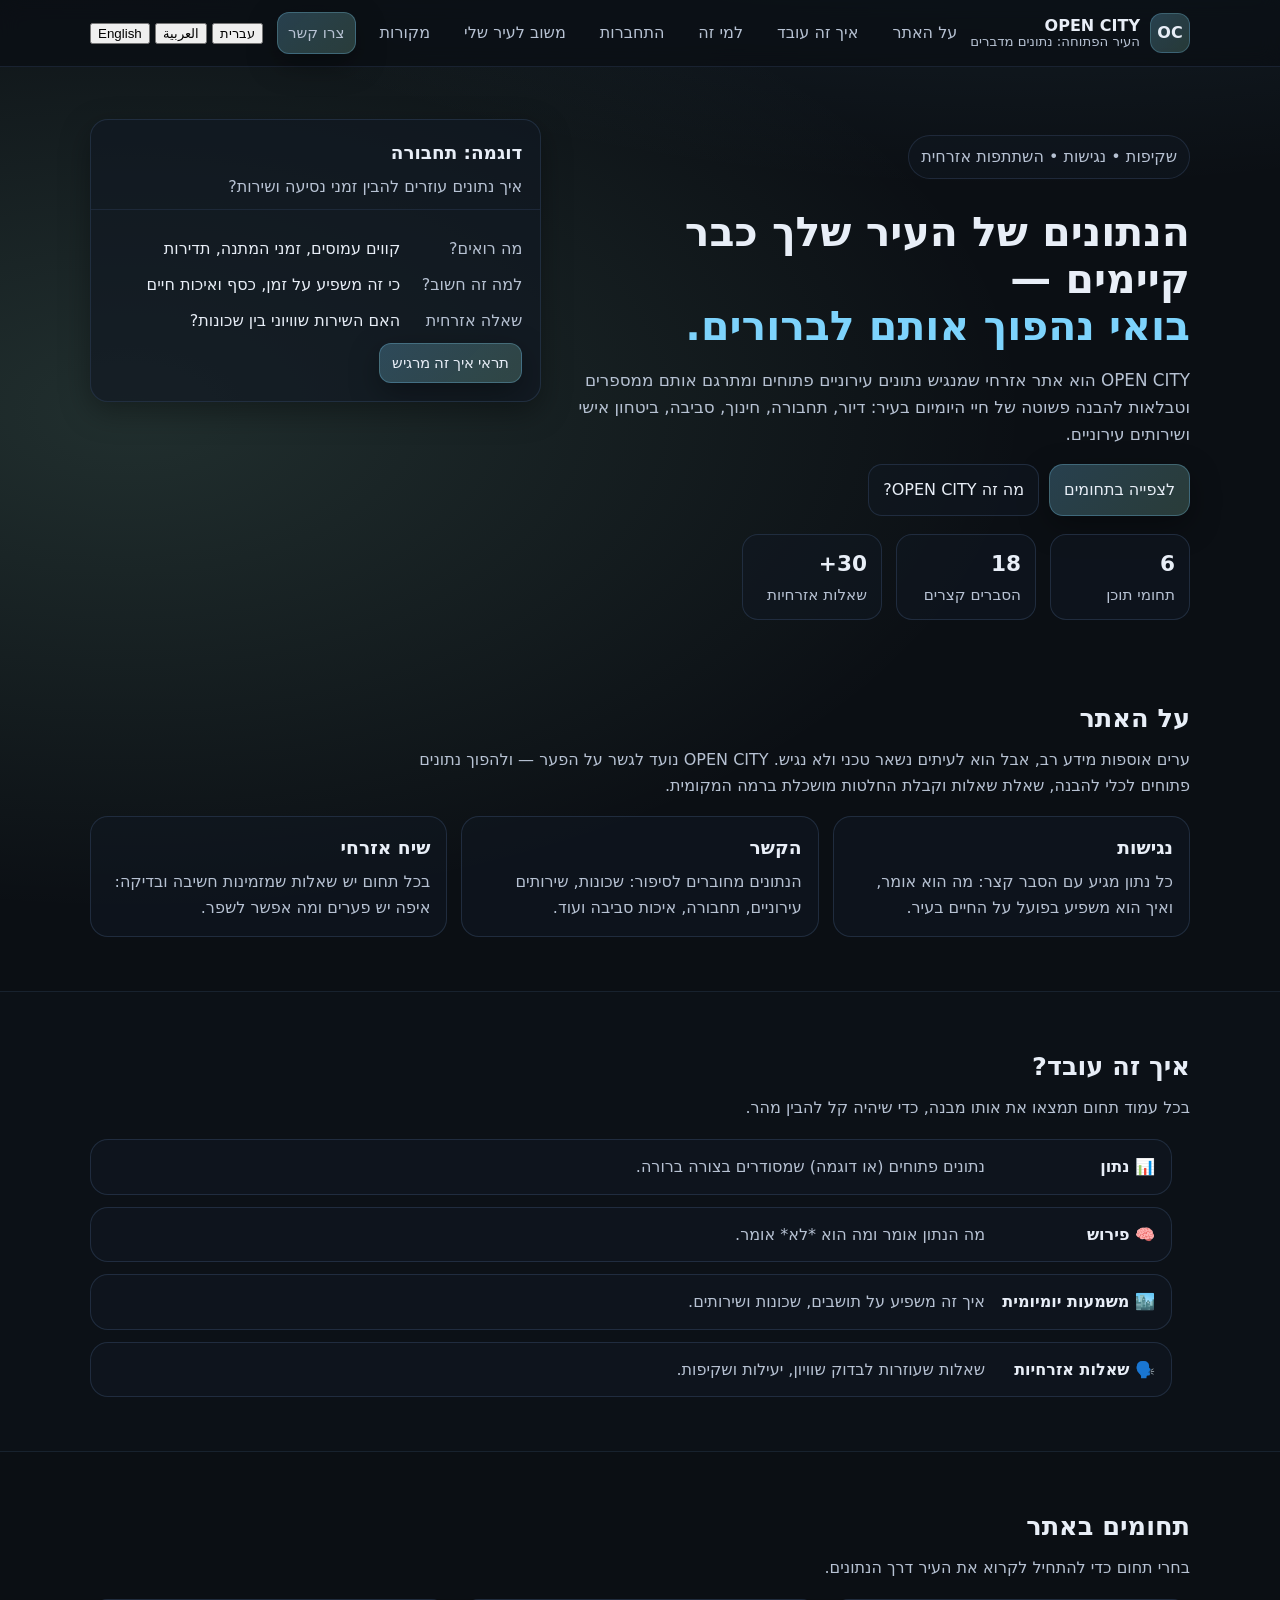
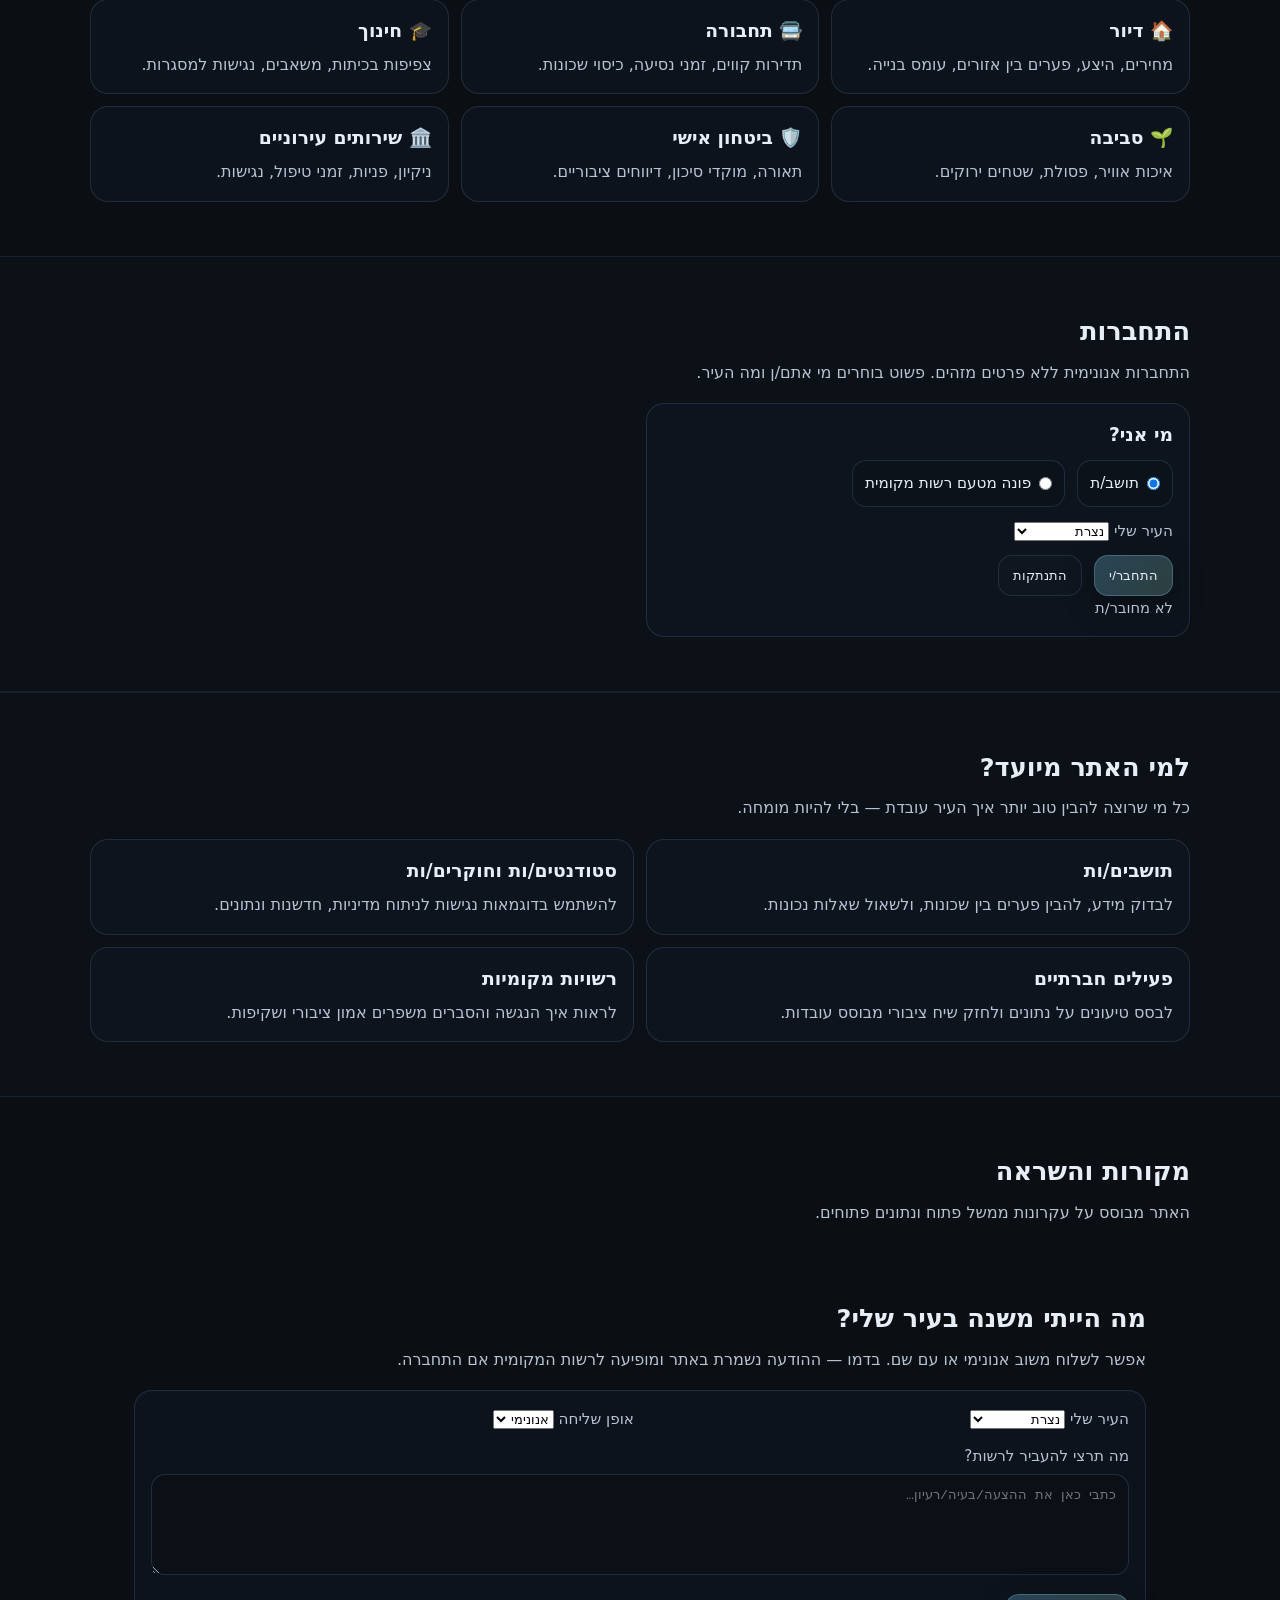
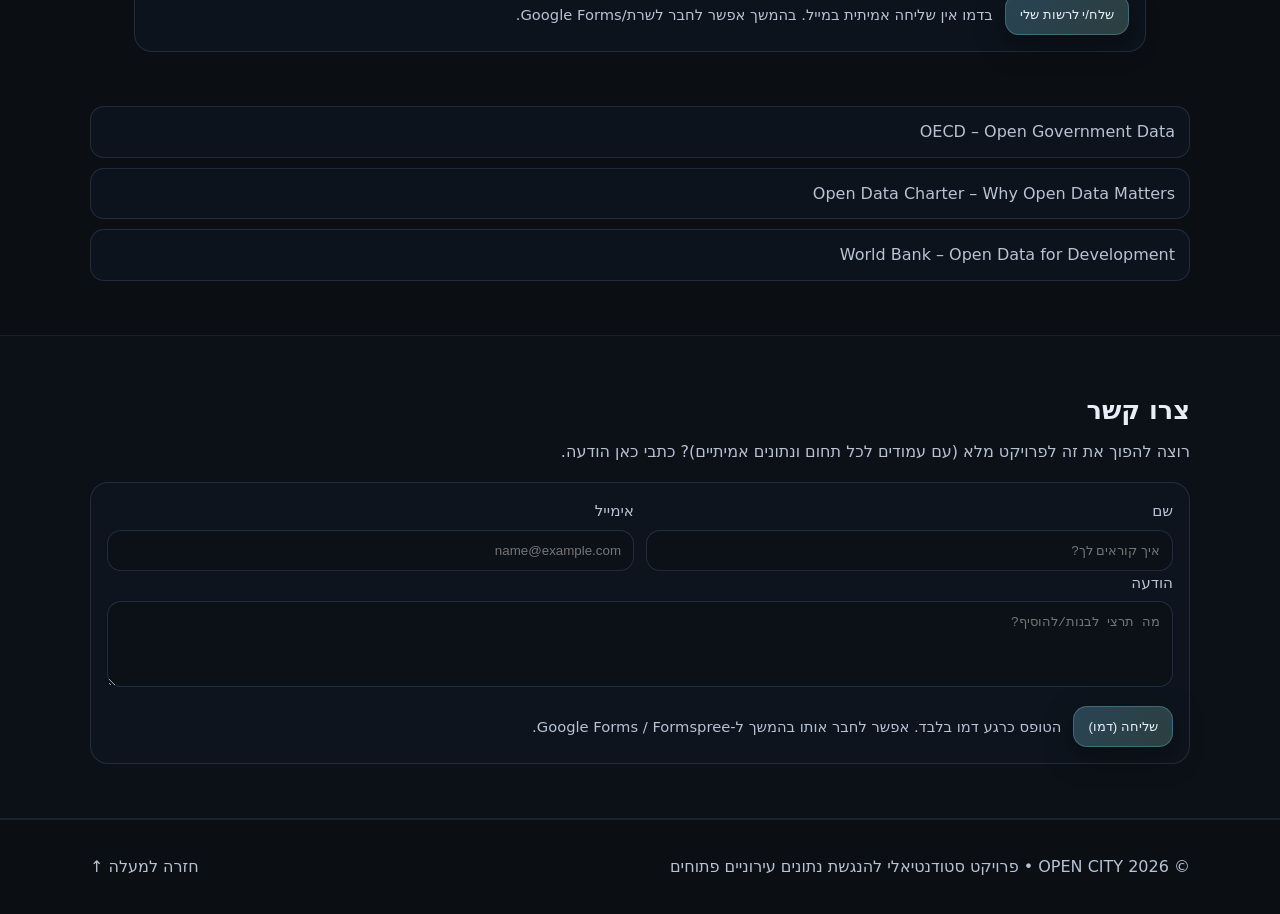
<file: index.html>
<!doctype html>
<html lang="he" dir="rtl">
  <head>
    <meta charset="UTF-8" />
    <meta name="viewport" content="width=device-width, initial-scale=1.0" />
    <title>OPEN CITY | העיר הפתוחה: נתונים מדברים</title>
    <meta name="description" content="OPEN CITY מנגיש נתונים עירוניים פתוחים ומתרגם אותם להבנה פשוטה בחיי היומיום: דיור, תחבורה, חינוך, סביבה ועוד." />
    <link rel="stylesheet" href="styles.css" />
  </head>

  <body>
    <!-- Top bar -->
    <header class="topbar">
      <div class="container topbar__inner">
        <a class="brand" href="#home" aria-label="OPEN CITY">
          <span class="brand__logo" aria-hidden="true">OC</span>
          <span class="brand__text">
            <strong>OPEN CITY</strong>
            <small>העיר הפתוחה: נתונים מדברים</small>
          </span>
        </a>

        <nav class="nav" aria-label="תפריט">
          <button class="nav__toggle" id="navToggle" aria-expanded="false" aria-controls="navMenu">
            ☰ תפריט
          </button>
          <div class="nav__menu" id="navMenu">
            <a href="#about">על האתר</a>
            <a href="#how">איך זה עובד</a>
            <a href="#forwho">למי זה</a>
           <a href="#login">התחברות</a>
<a href="#feedback">משוב לעיר שלי</a>
<a href="#sources">מקורות</a>
<a class="btn btn--small" href="#contact">צרו קשר</a>
<div class="lang" aria-label="בחירת שפה">
  <button type="button" class="lang__btn" data-lang="he" aria-pressed="true">עברית</button>
  <button type="button" class="lang__btn" data-lang="ar" aria-pressed="false">العربية</button>
  <button type="button" class="lang__btn" data-lang="en" aria-pressed="false">English</button>
</div>

          </div>
        </nav>
      </div>
    </header>

    <main id="home">
      <!-- Hero -->
      <section class="hero">
        <div class="container hero__grid">
          <div class="hero__content">
            <p class="badge">שקיפות • נגישות • השתתפות אזרחית</p>
            <h1>הנתונים של העיר שלך כבר קיימים —<br /><span class="accent">בואי נהפוך אותם לברורים.</span></h1>
            <p class="lead">
              OPEN CITY הוא אתר אזרחי שמנגיש נתונים עירוניים פתוחים ומתרגם אותם
              ממספרים וטבלאות להבנה פשוטה של חיי היומיום בעיר: דיור, תחבורה,
              חינוך, סביבה, ביטחון אישי ושירותים עירוניים.
            </p>

            <div class="hero__actions">
              <a class="btn" href="#topics">לצפייה בתחומים</a>
              <a class="btn btn--ghost" href="#about">מה זה OPEN CITY?</a>
            </div>

            <div class="stats" aria-label="נתוני הדגמה">
              <div class="stat">
                <strong id="statTopics">6</strong>
                <span>תחומי תוכן</span>
              </div>
              <div class="stat">
                <strong id="statGuides">18</strong>
                <span>הסברים קצרים</span>
              </div>
              <div class="stat">
                <strong id="statQuestions">30+</strong>
                <span>שאלות אזרחיות</span>
              </div>
            </div>
          </div>

          <div class="hero__card" aria-label="כרטיס הדגמה">
            <div class="card">
              <div class="card__header">
                <h2>דוגמה: תחבורה</h2>
                <p>איך נתונים עוזרים להבין זמני נסיעה ושירות?</p>
              </div>

              <div class="card__body">
                <div class="mini">
                  <span class="mini__label">מה רואים?</span>
                  <span class="mini__value">קווים עמוסים, זמני המתנה, תדירות</span>
                </div>
                <div class="mini">
                  <span class="mini__label">למה זה חשוב?</span>
                  <span class="mini__value">כי זה משפיע על זמן, כסף ואיכות חיים</span>
                </div>
                <div class="mini">
                  <span class="mini__label">שאלה אזרחית</span>
                  <span class="mini__value">האם השירות שוויוני בין שכונות?</span>
                </div>

                <button class="btn btn--small" id="demoToastBtn" type="button">
                  תראי איך זה מרגיש
                </button>
              </div>
            </div>
          </div>
        </div>
      </section>

      <!-- About -->
      <section class="section" id="about">
        <div class="container">
          <div class="section__head">
            <h2>על האתר</h2>
            <p>
              ערים אוספות מידע רב, אבל הוא לעיתים נשאר טכני ולא נגיש. OPEN CITY נועד לגשר על הפער —
              ולהפוך נתונים פתוחים לכלי להבנה, שאלת שאלות וקבלת החלטות מושכלת ברמה המקומית.
            </p>
          </div>

          <div class="grid3">
            <article class="feature">
              <h3>נגישות</h3>
              <p>כל נתון מגיע עם הסבר קצר: מה הוא אומר, ואיך הוא משפיע בפועל על החיים בעיר.</p>
            </article>
            <article class="feature">
              <h3>הקשר</h3>
              <p>הנתונים מחוברים לסיפור: שכונות, שירותים עירוניים, תחבורה, איכות סביבה ועוד.</p>
            </article>
            <article class="feature">
              <h3>שיח אזרחי</h3>
              <p>בכל תחום יש שאלות שמזמינות חשיבה ובדיקה: איפה יש פערים ומה אפשר לשפר.</p>
            </article>
          </div>
        </div>
      </section>

      <!-- How -->
      <section class="section section--alt" id="how">
        <div class="container">
          <div class="section__head">
            <h2>איך זה עובד?</h2>
            <p>בכל עמוד תחום תמצאו את אותו מבנה, כדי שיהיה קל להבין מהר.</p>
          </div>

          <ol class="steps">
            <li>
              <strong>📊 נתון</strong>
              <span>נתונים פתוחים (או דוגמה) שמסודרים בצורה ברורה.</span>
            </li>
            <li>
              <strong>🧠 פירוש</strong>
              <span>מה הנתון אומר ומה הוא *לא* אומר.</span>
            </li>
            <li>
              <strong>🏙️ משמעות יומיומית</strong>
              <span>איך זה משפיע על תושבים, שכונות ושירותים.</span>
            </li>
            <li>
              <strong>🗣️ שאלות אזרחיות</strong>
              <span>שאלות שעוזרות לבדוק שוויון, יעילות ושקיפות.</span>
            </li>
          </ol>
        </div>
      </section>

      <!-- Topics -->
      <section class="section" id="topics">
        <div class="container">
          <div class="section__head">
            <h2>תחומים באתר</h2>
            <p>בחרי תחום כדי להתחיל לקרוא את העיר דרך הנתונים.</p>
          </div>

          <div class="cards" id="topicCards">
            <!-- נבנה גם ב-JS, אבל שמים גם HTML כדי שיהיה יפה בלי JS -->
            <a class="topic" href="#" data-topic="housing">
              <h3>🏠 דיור</h3>
              <p>מחירים, היצע, פערים בין אזורים, עומס בנייה.</p>
            </a>
            <a class="topic" href="#" data-topic="transport">
              <h3>🚍 תחבורה</h3>
              <p>תדירות קווים, זמני נסיעה, כיסוי שכונות.</p>
            </a>
            <a class="topic" href="#" data-topic="education">
              <h3>🎓 חינוך</h3>
              <p>צפיפות בכיתות, משאבים, נגישות למסגרות.</p>
            </a>
            <a class="topic" href="#" data-topic="environment">
              <h3>🌱 סביבה</h3>
              <p>איכות אוויר, פסולת, שטחים ירוקים.</p>
            </a>
            <a class="topic" href="#" data-topic="safety">
              <h3>🛡️ ביטחון אישי</h3>
              <p>תאורה, מוקדי סיכון, דיווחים ציבוריים.</p>
            </a>
            <a class="topic" href="#" data-topic="services">
              <h3>🏛️ שירותים עירוניים</h3>
              <p>ניקיון, פניות, זמני טיפול, נגישות.</p>
            </a>
          </div>

          <!-- Modal -->
          <dialog class="modal" id="topicModal" aria-label="חלון מידע על תחום">
            <div class="modal__header">
              <h3 id="modalTitle">כותרת</h3>
              <button class="modal__close" id="modalClose" aria-label="סגירה">✕</button>
            </div>
            <div class="modal__body">
              <p id="modalDesc"></p>
              <div class="modal__box">
                <h4>שאלות אזרחיות לדוגמה</h4>
                <ul id="modalQuestions"></ul>
              </div>
              <div class="modal__actions">
                <button class="btn btn--ghost" id="modalBack" type="button">חזרה</button>
                <a class="btn" href="#contact">רוצה לבנות את העמוד הזה</a>
              </div>
            </div>
          </dialog>
        </div>
      </section>
<!-- Login -->
<section class="section section--alt" id="login">
  <div class="container">
    <div class="section__head">
      <h2>התחברות</h2>
      <p>התחברות אנונימית ללא פרטים מזהים. פשוט בוחרים מי אתם/ן ומה העיר.</p>
    </div>

    <div class="grid2">
      <!-- Who am I -->
      <div class="panel">
        <h3>מי אני?</h3>

        <div class="choice">
          <label class="radio">
            <input type="radio" name="role" value="resident" checked />
            <span>תושב/ת</span>
          </label>

          <label class="radio">
            <input type="radio" name="role" value="authority" />
            <span>פונה מטעם רשות מקומית</span>
          </label>
        </div>

        <label class="mt">
          העיר שלי
          <select id="citySelect">
            <option value="Nazareth">נצרת</option>
            <option value="Tel Aviv-Yafo">תל אביב–יפו</option>
            <option value="Jerusalem">ירושלים</option>
            <option value="Ashkelon">אשקלון</option>
            <option value="Umm al-Fahm">אום אל-פחם</option>
            <option value="Haifa">חיפה</option>
            <option value="Beer Sheva">באר שבע</option>
          </select>
        </label>

        <div id="authorityPasswordBox" class="mt hidden">
          <label>
            סיסמה (דמו)
            <input id="authorityPass" type="password" placeholder="הקלידי 1111" />
          </label>
          <p class="hint">* בדמו הסיסמה היא 1111.</p>
        </div>

        <div class="form__actions mt">
          <button class="btn" id="loginBtn" type="button">התחבר/י</button>
          <button class="btn btn--ghost" id="logoutBtn" type="button">התנתקות</button>
        </div>

        <p class="hint" id="loginStateHint"></p>
      </div>

      <!-- Authority dashboard -->
      <div class="panel hidden" id="authorityDashboard">
        <h3>לוח רשות מקומית</h3>
        <p class="muted">כאן אפשר לראות משובים של אזרחים, וגם להוסיף מידע לעיר (דמו).</p>

        <div class="dash">
          <div class="dash__box">
            <h4>משובים שהתקבלו לעיר: <span id="dashCityName"></span></h4>
            <div id="feedbackList" class="list"></div>
          </div>

          <div class="dash__box mt">
            <h4>הוספת מידע לעיר (דמו)</h4>
            <label>
              כותרת
              <input id="cityDataTitle" type="text" placeholder="למשל: פרויקט תחבורה חדש" />
            </label>
            <label class="mt">
              תיאור / מידע
              <textarea id="cityDataBody" rows="3" placeholder="מה תרצי להוסיף לאתר לגבי העיר?"></textarea>
            </label>
            <div class="form__actions mt">
              <button class="btn btn--small" id="addCityDataBtn" type="button">הוספה</button>
            </div>

            <div class="mt">
              <h4>מידע שנוסף לעיר (דמו)</h4>
              <div id="cityDataList" class="list"></div>
            </div>
          </div>
        </div>
      </div>
    </div>

  </div>
</section>

      <!-- For who -->
      <section class="section section--alt" id="forwho">
        <div class="container">
          <div class="section__head">
            <h2>למי האתר מיועד?</h2>
            <p>כל מי שרוצה להבין טוב יותר איך העיר עובדת — בלי להיות מומחה.</p>
          </div>

          <div class="grid2">
            <div class="panel">
              <h3>תושבים/ות</h3>
              <p>לבדוק מידע, להבין פערים בין שכונות, ולשאול שאלות נכונות.</p>
            </div>
            <div class="panel">
              <h3>סטודנטים/ות וחוקרים/ות</h3>
              <p>להשתמש בדוגמאות נגישות לניתוח מדיניות, חדשנות ונתונים.</p>
            </div>
            <div class="panel">
              <h3>פעילים חברתיים</h3>
              <p>לבסס טיעונים על נתונים ולחזק שיח ציבורי מבוסס עובדות.</p>
            </div>
            <div class="panel">
              <h3>רשויות מקומיות</h3>
              <p>לראות איך הנגשה והסברים משפרים אמון ציבורי ושקיפות.</p>
            </div>
          </div>
        </div>
      </section>

      <!-- Sources -->
      <section class="section" id="sources">
        <div class="container">
          <div class="section__head">
            <h2>מקורות והשראה</h2>
            <p>האתר מבוסס על עקרונות ממשל פתוח ונתונים פתוחים.</p>
          </div>
<!-- Feedback -->
<section class="section" id="feedback">
  <div class="container">
    <div class="section__head">
      <h2>מה הייתי משנה בעיר שלי?</h2>
      <p>אפשר לשלוח משוב אנונימי או עם שם. בדמו — ההודעה נשמרת באתר ומופיעה לרשות המקומית אם התחברה.</p>
    </div>

    <form class="form" id="feedbackForm" onsubmit="return false">
      <div class="form__row">
        <label>
          העיר שלי
          <select id="feedbackCity">
            <option value="Nazareth">נצרת</option>
            <option value="Tel Aviv-Yafo">תל אביב–יפו</option>
            <option value="Jerusalem">ירושלים</option>
            <option value="Ashkelon">אשקלון</option>
            <option value="Umm al-Fahm">אום אל-פחם</option>
            <option value="Haifa">חיפה</option>
            <option value="Beer Sheva">באר שבע</option>
          </select>
        </label>

        <label>
          אופן שליחה
          <select id="identityMode">
            <option value="anon" selected>אנונימי</option>
            <option value="named">עם שם</option>
          </select>
        </label>
      </div>

      <label id="nameBox" class="hidden">
        שם (רשות)
        <input id="senderName" type="text" placeholder="למשל: סוז'וד" />
      </label>

      <label class="mt">
        מה תרצי להעביר לרשות?
        <textarea id="feedbackMessage" rows="5" placeholder="כתבי כאן את ההצעה/בעיה/רעיון…"></textarea>
      </label>

      <div class="form__actions mt">
        <button class="btn" id="sendFeedbackBtn" type="button">שלח/י לרשות שלי</button>
        <p class="hint">בדמו אין שליחה אמיתית במייל. בהמשך אפשר לחבר לשרת/Google Forms.</p>
      </div>
    </form>
  </div>
</section>

          <div class="sources">
            <a class="source" href="https://www.oecd.org/gov/digital-government/open-government-data/" target="_blank" rel="noopener">
              OECD – Open Government Data
            </a>
            <a class="source" href="https://opendatacharter.net/why-open-data/" target="_blank" rel="noopener">
              Open Data Charter – Why Open Data Matters
            </a>
            <a class="source" href="https://www.worldbank.org/en/topic/digitaldevelopment/brief/open-data" target="_blank" rel="noopener">
              World Bank – Open Data for Development
            </a>
          </div>
        </div>
      </section>

      <!-- Contact -->
      <section class="section section--alt" id="contact">
        <div class="container">
          <div class="section__head">
            <h2>צרו קשר</h2>
            <p>רוצה להפוך את זה לפרויקט מלא (עם עמודים לכל תחום ונתונים אמיתיים)? כתבי כאן הודעה.</p>
          </div>

          <form class="form" onsubmit="return false" aria-label="טופס יצירת קשר">
            <div class="form__row">
              <label>
                שם
                <input type="text" placeholder="איך קוראים לך?" />
              </label>
              <label>
                אימייל
                <input type="email" placeholder="name@example.com" />
              </label>
            </div>
            <label>
              הודעה
              <textarea rows="4" placeholder="מה תרצי לבנות/להוסיף?"></textarea>
            </label>

            <div class="form__actions">
              <button class="btn" id="fakeSendBtn" type="button">שליחה (דמו)</button>
              <p class="hint">הטופס כרגע דמו בלבד. אפשר לחבר אותו בהמשך ל-Google Forms / Formspree.</p>
            </div>
          </form>
        </div>
      </section>
    </main>

    <footer class="footer">
      <div class="container footer__inner">
        <p>© <span id="year"></span> OPEN CITY • פרויקט סטודנטיאלי להנגשת נתונים עירוניים פתוחים</p>
        <a href="#home">חזרה למעלה ↑</a>
      </div>
    </footer>

    <div class="toast" id="toast" role="status" aria-live="polite" aria-atomic="true"></div>

    <script src="script.js"></script>
  </body>
</html>
</file>
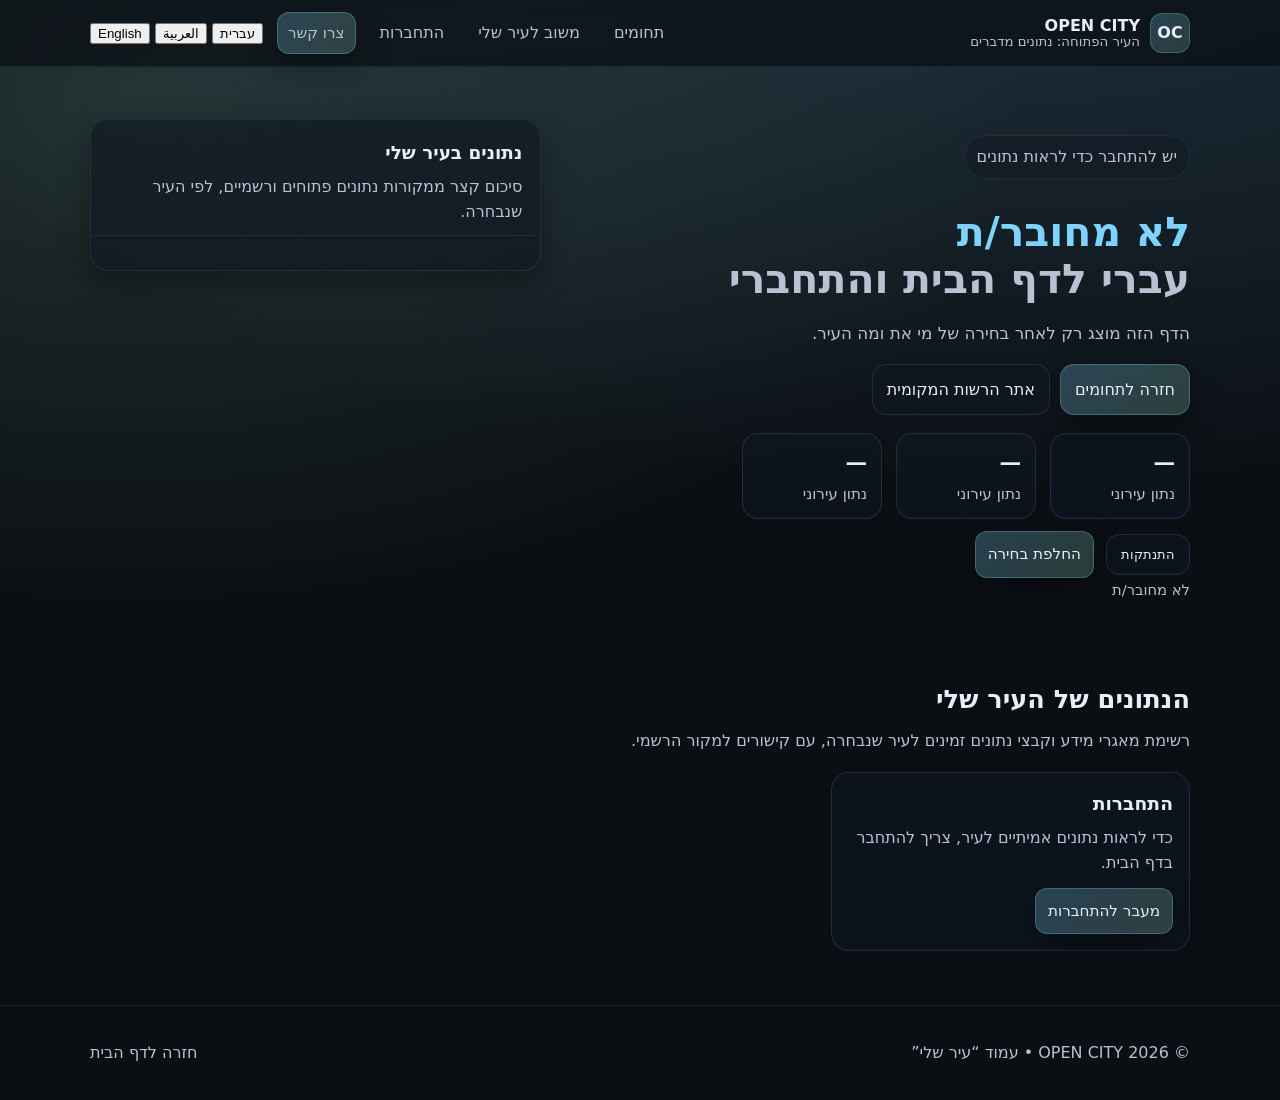
<file: city.html>
<!doctype html>
<html lang="he" dir="rtl">
  <head>
    <meta charset="UTF-8" />
    <meta name="viewport" content="width=device-width, initial-scale=1.0" />
    <title>OPEN CITY | עיר שלי</title>
    <meta name="description" content="עמוד עיר מותאם לפי בחירה והתחברות" />
    <link rel="stylesheet" href="styles.css" />
  </head>

  <body>
    <header class="topbar">
      <div class="container topbar__inner">
        <a class="brand" href="index.html#home" aria-label="OPEN CITY">
          <span class="brand__logo" aria-hidden="true">OC</span>
          <span class="brand__text">
            <strong>OPEN CITY</strong>
            <small>העיר הפתוחה: נתונים מדברים</small>
          </span>
        </a>

        <nav class="nav" aria-label="תפריט">
          <button class="nav__toggle" id="navToggle" aria-expanded="false" aria-controls="navMenu">
            ☰ תפריט
          </button>
          <div class="nav__menu" id="navMenu">
            <a href="index.html#topics">תחומים</a>
            <a href="index.html#feedback">משוב לעיר שלי</a>
            <a href="index.html#login">התחברות</a>
            <a class="btn btn--small" href="index.html#contact">צרו קשר</a>
<div class="lang" aria-label="בחירת שפה">
  <button type="button" class="lang__btn" data-lang="he" aria-pressed="true">עברית</button>
  <button type="button" class="lang__btn" data-lang="ar" aria-pressed="false">العربية</button>
  <button type="button" class="lang__btn" data-lang="en" aria-pressed="false">English</button>
</div>

          </div>
        </nav>
      </div>
    </header>

    <main>
      <!-- City Hero -->
      <section class="hero">
        <div class="container hero__grid">
          <div class="hero__content">
            <p class="badge" id="cityRoleBadge">טוען…</p>
            <h1>
              <span class="accent" id="cityNameTitle">העיר שלי</span>
              <br />
              <span class="muted" id="citySubtitle">דף מותאם לפי התחברות</span>
            </h1>
            <p class="lead" id="cityIntro">
              כאן תמצאי נתונים והסברים מותאמים לעיר שבחרת.
            </p>

            <div class="hero__actions" id="residentActions">
              <a class="btn" href="index.html#topics">חזרה לתחומים</a>

              <!-- החליפי את ה-URL לאתר החברה שלך -->
              <a class="btn btn--ghost" id="municipalityLink" href="#" target="_blank" rel="noopener">
  אתר הרשות המקומית
</a>

          
              </a>
            </div>

            <div class="hero__actions hidden" id="authorityActions">
              <a class="btn" href="#authorityPanel">לוח רשות מקומית</a>
              <a class="btn btn--ghost" href="index.html#feedback">צפייה/איסוף משובים</a>
            </div>

            <div class="stats" aria-label="סטטיסטיקות עיר ">
              <div class="stat">
                <strong id="cityStat1">—</strong>
                <span id="cityStat1Label">נתון עירוני</span>
              </div>
              <div class="stat">
                <strong id="cityStat2">—</strong>
                <span id="cityStat2Label">נתון עירוני</span>
              </div>
              <div class="stat">
                <strong id="cityStat3">—</strong>
                <span id="cityStat3Label">נתון עירוני</span>
              </div>
            </div>

            <div class="form__actions mt">
              <button class="btn btn--ghost" id="logoutBtn" type="button">התנתקות</button>
              <a class="btn btn--small" href="index.html#login">החלפת בחירה</a>
            </div>

            <p class="hint" id="loginStateHint"></p>
          </div>

        <!-- City Preview Card (Top Right) -->
<div class="hero__card">
  <div class="card">
    <div class="card__header">
      <h2>נתונים בעיר שלי</h2>
      <p>סיכום קצר ממקורות נתונים פתוחים ורשמיים, לפי העיר שנבחרה.</p>
    </div>

    <div class="card__body" id="cityDataPreview">
      <!-- נטען אוטומטית באמצעות JavaScript -->
    </div>
  </div>
</div>
</div>
</section>

<!-- City Data Cards -->
<section class="section" id="cityDataSection">
  <div class="container">
    <div class="section__head">
      <h2>הנתונים של העיר שלי</h2>
      <p>רשימת מאגרי מידע וקבצי נתונים זמינים לעיר שנבחרה, עם קישורים למקור הרשמי.</p>
    </div>

    <div class="cards" id="cityCards">
      <!-- נטען אוטומטית באמצעות JavaScript -->
    </div>
  </div>
</section>

<!-- Authority Panel (only for authority) -->
<section class="section section--alt hidden" id="authorityPanel">
  <div class="container">
    <div class="section__head">
      <h2>לוח רשות מקומית</h2>
      <p>צפייה במשובים לפי העיר והוספת מידע עירוני רלוונטי.</p>
    </div>

    <div class="grid2">
      <div class="panel">
        <h3>משובים שהתקבלו לעיר: <span id="dashCityName"></span></h3>
        <div id="feedbackList" class="list"></div>
      </div>

      <div class="panel">
        <h3>הוספת מידע לעיר</h3>

        <label>
          כותרת
          <input
            id="cityDataTitle"
            type="text"
            placeholder="לדוגמה: שינוי זמני פינוי אשפה / פתיחת פארק חדש"
          />
        </label>

        <label class="mt">
          תיאור / מידע
          <textarea
            id="cityDataBody"
            rows="4"
            placeholder="כתבו כאן מידע עדכני ורלוונטי לתושבים לגבי העיר..."
          ></textarea>
        </label>

        <div class="form__actions mt">
          <button class="btn btn--small" id="addCityDataBtn" type="button">הוספה</button>
        </div>

        <div class="mt">
          <h4>מידע שנוסף לעיר</h4>
          <div id="cityDataList" class="list"></div>
        </div>
      </div>
    </div>
  </div>
</section>

        </div>
      </section>
    </main>

    <footer class="footer">
      <div class="container footer__inner">
        <p>© <span id="year"></span> OPEN CITY • עמוד “עיר שלי”</p>
        <a href="index.html#home">חזרה לדף הבית</a>
      </div>
    </footer>

    <div class="toast" id="toast" role="status" aria-live="polite" aria-atomic="true"></div>

    <script src="script.js"></script>
  </body>
</html>
</file>
<file: styles.css>
:root{
  --bg:#0b0f14;
  --card:#111823;
  --text:#e8eef7;
  --muted:#b7c2d3;
  --line:#233043;
  --accent:#7dd3fc;
  --accent2:#a7f3d0;
  --white:#ffffff;
  --shadow: 0 10px 30px rgba(0,0,0,.35);
  --radius: 18px;
}

*{ box-sizing:border-box; }
html{ scroll-behavior:smooth; }
body{
  margin:0;
  font-family: system-ui, -apple-system, Segoe UI, Roboto, Arial, sans-serif;
  background: radial-gradient(1200px 600px at 80% -10%, rgba(125,211,252,.18), transparent),
              radial-gradient(900px 500px at 10% 10%, rgba(167,243,208,.14), transparent),
              var(--bg);
  color:var(--text);
  line-height:1.6;
}

a{ color:inherit; text-decoration:none; }
.container{ width:min(1100px, 92%); margin:0 auto; }

/* Topbar */
.topbar{
  position:sticky; top:0; z-index:10;
  background: rgba(11,15,20,.72);
  backdrop-filter: blur(10px);
  border-bottom: 1px solid rgba(35,48,67,.6);
}
.topbar__inner{
  display:flex; align-items:center; justify-content:space-between;
  padding:12px 0;
}
.brand{ display:flex; gap:10px; align-items:center; }
.brand__logo{
  width:40px; height:40px; border-radius:12px;
  display:grid; place-items:center;
  background: linear-gradient(135deg, rgba(125,211,252,.25), rgba(167,243,208,.18));
  border: 1px solid rgba(125,211,252,.25);
  font-weight:800;
}
.brand__text{ display:flex; flex-direction:column; line-height:1.1; }
.brand__text small{ color:var(--muted); }

.nav{ display:flex; align-items:center; gap:10px; }
.nav__toggle{
  display:none;
  border:1px solid rgba(35,48,67,.8);
  background:rgba(17,24,35,.6);
  color:var(--text);
  padding:10px 12px;
  border-radius:12px;
}
.nav__menu{ display:flex; gap:14px; align-items:center; }
.nav__menu a{
  color:var(--muted);
  padding:8px 10px;
  border-radius:12px;
}
.nav__menu a:hover{ color:var(--text); background: rgba(17,24,35,.6); }

/* Hero */
.hero{ padding:52px 0 24px; }
.hero__grid{
  display:grid;
  grid-template-columns: 1.25fr .9fr;
  gap:22px;
  align-items:stretch;
}
.badge{
  display:inline-block;
  padding:8px 12px;
  border-radius:999px;
  border:1px solid rgba(35,48,67,.8);
  color:var(--muted);
  background: rgba(17,24,35,.5);
}
h1{ font-size: clamp(28px, 3.2vw, 44px); line-height:1.15; margin:14px 0 10px; }
.accent{ color: var(--accent); }
.lead{ color: var(--muted); font-size: 1.05rem; max-width: 62ch; }

.hero__actions{ display:flex; gap:10px; flex-wrap:wrap; margin-top: 16px; }
.btn{
  display:inline-flex; align-items:center; justify-content:center;
  padding:12px 14px;
  border-radius: 14px;
  background: linear-gradient(135deg, rgba(125,211,252,.25), rgba(167,243,208,.2));
  border:1px solid rgba(125,211,252,.28);
  color: var(--text);
  box-shadow: var(--shadow);
  cursor:pointer;
}
.btn:hover{ transform: translateY(-1px); }
.btn--ghost{
  background: rgba(17,24,35,.55);
  border:1px solid rgba(35,48,67,.9);
  box-shadow:none;
}
.btn--small{ padding:10px 12px; border-radius: 12px; font-size:.95rem; }

.stats{
  display:flex; gap:14px; flex-wrap:wrap;
  margin-top: 18px;
}
.stat{
  padding:12px 14px;
  border-radius: 16px;
  background: rgba(17,24,35,.55);
  border:1px solid rgba(35,48,67,.9);
  min-width: 140px;
}
.stat strong{ font-size:1.35rem; display:block; }
.stat span{ color:var(--muted); font-size:.95rem; }

/* Card */
.card{
  background: rgba(17,24,35,.68);
  border:1px solid rgba(35,48,67,.9);
  border-radius: var(--radius);
  box-shadow: var(--shadow);
  overflow:hidden;
}
.card__header{
  padding:18px 18px 10px;
  border-bottom: 1px solid rgba(35,48,67,.7);
}
.card__header h2{ margin:0 0 6px; font-size:1.15rem; }
.card__header p{ margin:0; color:var(--muted); }

.card__body{ padding: 16px 18px 18px; }
.mini{ display:flex; gap:12px; margin: 10px 0; }
.mini__label{ width: 110px; color: var(--muted); }
.mini__value{ flex:1; }

/* Sections */
.section{ padding: 54px 0; }
.section--alt{
  background: rgba(17,24,35,.25);
  border-top: 1px solid rgba(35,48,67,.55);
  border-bottom: 1px solid rgba(35,48,67,.55);
}
.section__head{ margin-bottom: 18px; }
.section__head h2{ margin:0 0 8px; font-size:1.6rem; }
.section__head p{ margin:0; color: var(--muted); max-width: 78ch; }

.grid3{
  display:grid;
  grid-template-columns: repeat(3, 1fr);
  gap: 14px;
}
.feature, .panel{
  background: rgba(17,24,35,.55);
  border:1px solid rgba(35,48,67,.9);
  border-radius: var(--radius);
  padding: 16px;
}
.feature h3, .panel h3{ margin:0 0 6px; }
.feature p, .panel p{ margin:0; color:var(--muted); }

.steps{
  margin:0; padding:0 18px 0 0;
  display:grid; gap:12px;
}
.steps li{
  list-style: none;
  background: rgba(17,24,35,.55);
  border:1px solid rgba(35,48,67,.9);
  border-radius: var(--radius);
  padding: 14px 16px;
  display:flex; gap:10px; flex-wrap:wrap;
}
.steps strong{ min-width: 160px; }
.steps span{ color: var(--muted); }

.cards{
  display:grid;
  grid-template-columns: repeat(3, 1fr);
  gap: 12px;
}
.topic{
  display:block;
  padding: 16px;
  border-radius: var(--radius);
  background: rgba(17,24,35,.55);
  border:1px solid rgba(35,48,67,.9);
  transition: transform .12s ease;
}
.topic:hover{ transform: translateY(-2px); }
.topic h3{ margin:0 0 6px; }
.topic p{ margin:0; color:var(--muted); }

.grid2{
  display:grid;
  grid-template-columns: repeat(2, 1fr);
  gap: 12px;
}

.sources{ display:flex; flex-direction:column; gap:10px; }
.source{
  padding: 12px 14px;
  border-radius: 14px;
  background: rgba(17,24,35,.55);
  border:1px solid rgba(35,48,67,.9);
  color: var(--muted);
}
.source:hover{ color: var(--text); }

.form{
  background: rgba(17,24,35,.55);
  border:1px solid rgba(35,48,67,.9);
  border-radius: var(--radius);
  padding: 16px;
}
.form__row{
  display:grid;
  grid-template-columns: 1fr 1fr;
  gap: 12px;
}
label{ display:block; color: var(--muted); font-size:.95rem; }
input, textarea{
  width:100%;
  margin-top:6px;
  padding:12px 12px;
  border-radius: 14px;
  border:1px solid rgba(35,48,67,.9);
  background: rgba(11,15,20,.55);
  color: var(--text);
  outline:none;
}
input:focus, textarea:focus{ border-color: rgba(125,211,252,.5); }
.form__actions{ margin-top: 12px; display:flex; gap:12px; flex-wrap:wrap; align-items:center; }
.hint{ margin:0; color: var(--muted); font-size:.92rem; }

.footer{
  padding: 18px 0;
  border-top: 1px solid rgba(35,48,67,.6);
}
.footer__inner{
  display:flex;
  justify-content:space-between;
  gap:12px;
  align-items:center;
  color: var(--muted);
}

/* Modal */
.modal{
  width: min(720px, 92%);
  border: 1px solid rgba(35,48,67,.9);
  border-radius: 18px;
  background: rgba(17,24,35,.92);
  color: var(--text);
  padding: 0;
  box-shadow: var(--shadow);
}
.modal::backdrop{ background: rgba(0,0,0,.55); }
.modal__header{
  display:flex; justify-content:space-between; align-items:center;
  padding: 14px 16px;
  border-bottom: 1px solid rgba(35,48,67,.8);
}
.modal__header h3{ margin:0; }
.modal__close{
  background: transparent;
  border: 1px solid rgba(35,48,67,.9);
  color: var(--text);
  border-radius: 12px;
  padding: 8px 10px;
  cursor:pointer;
}
.modal__body{ padding: 14px 16px 16px; }
.modal__body p{ margin-top:0; color: var(--muted); }
.modal__box{
  margin-top: 10px;
  border:1px solid rgba(35,48,67,.85);
  border-radius: 16px;
  padding: 12px 12px;
  background: rgba(11,15,20,.35);
}
.modal__box h4{ margin:0 0 8px; font-size:1rem; }
.modal__box ul{ margin:0; padding-right: 18px; color: var(--muted); }
.modal__actions{ margin-top: 12px; display:flex; gap:10px; flex-wrap:wrap; }

/* Toast */
.toast{
  position: fixed;
  inset: auto 12px 12px 12px;
  margin: 0 auto;
  width: min(560px, 95%);
  padding: 12px 14px;
  border-radius: 16px;
  background: rgba(17,24,35,.92);
  border:1px solid rgba(35,48,67,.9);
  color: var(--text);
  box-shadow: var(--shadow);
  display:none;
}

/* Responsive */
@media (max-width: 900px){
  .hero__grid{ grid-template-columns: 1fr; }
  .cards{ grid-template-columns: repeat(2, 1fr); }
  .grid3{ grid-template-columns: 1fr; }
  .grid2{ grid-template-columns: 1fr; }
}
@media (max-width: 720px){
  .nav__toggle{ display:inline-flex; }
  .nav__menu{
    display:none;
    position:absolute;
    top: 62px;
    left: 4%;
    right: 4%;
    background: rgba(17,24,35,.96);
    border:1px solid rgba(35,48,67,.9);
    border-radius: 16px;
    padding: 10px;
    flex-direction:column;
    align-items:stretch;
    gap:6px;
  }
  .nav__menu a{ width:100%; }
  .form__row{ grid-template-columns: 1fr; }
}
.hidden { display: none !important; }
.mt { margin-top: 12px; }
.muted { color: var(--muted); }

.choice{
  display:flex;
  gap:12px;
  flex-wrap:wrap;
  margin-top:10px;
}
.radio{
  display:flex;
  gap:8px;
  align-items:center;
  padding:10px 12px;
  border-radius: 14px;
  background: rgba(11,15,20,.35);
  border:1px solid rgba(35,48,67,.85);
  cursor:pointer;
  color: var(--text);
}
.radio input{ width:auto; margin:0; }

.dash__box{
  padding:12px;
  border-radius: 16px;
  background: rgba(11,15,20,.35);
  border:1px solid rgba(35,48,67,.85);
}
.list{
  display:flex;
  flex-direction:column;
  gap:10px;
  margin-top:10px;
}
.item{
  padding:12px;
  border-radius: 14px;
  background: rgba(17,24,35,.55);
  border:1px solid rgba(35,48,67,.9);
}
.item small{ color: var(--muted); display:block; margin-top:6px; }
.explain{
  padding: 12px;
  border-radius: 14px;
  border: 1px solid rgba(35,48,67,.85);
  background: rgba(11,15,20,.28);
}
.explain__item div{
  color: var(--muted);
  margin-top: 6px;
}
</file>
